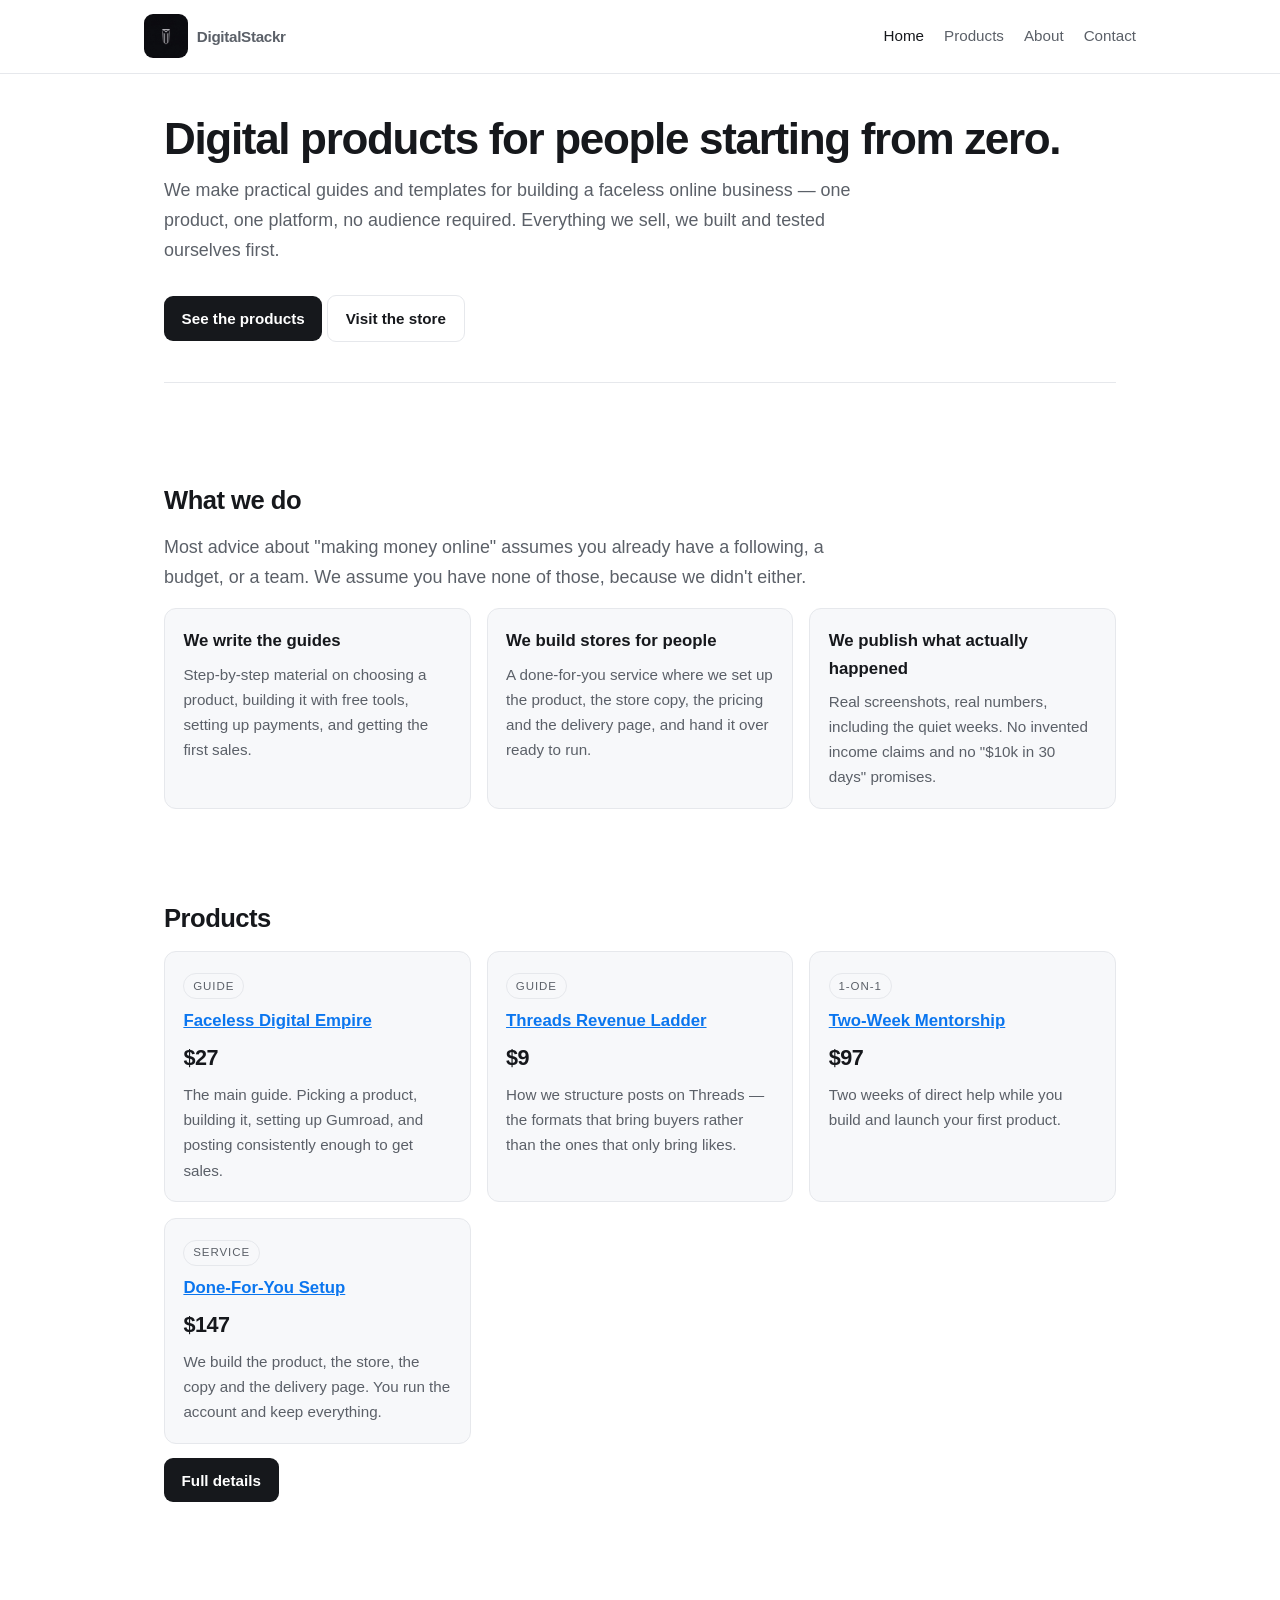
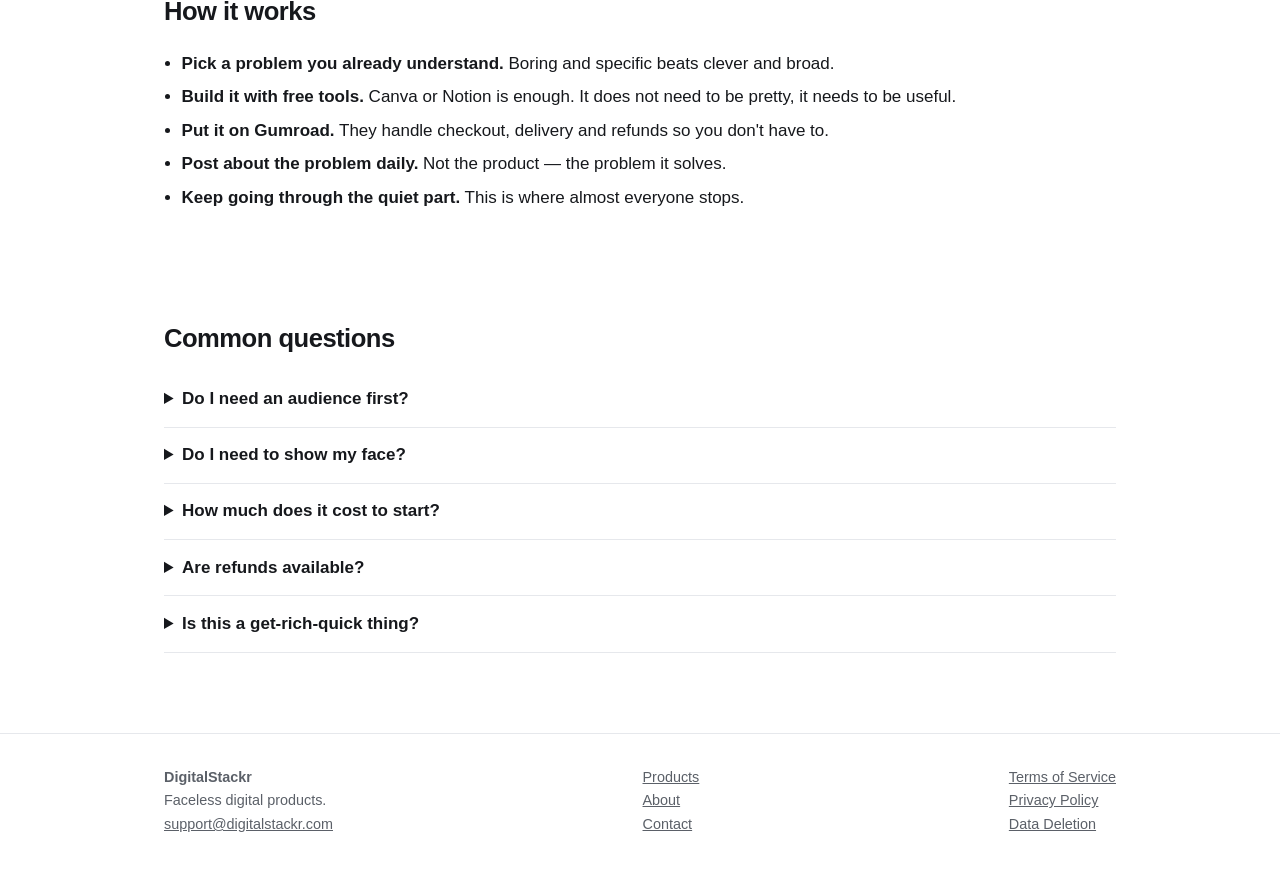
<file: index.html>
<!doctype html>
<html lang="en">
<head>
<meta charset="utf-8">
<meta name="viewport" content="width=device-width,initial-scale=1">
<title>DigitalStackr — Digital products for people starting from zero</title>
<meta name="description" content="DigitalStackr makes practical guides and templates for building a faceless digital product business. Built and run from a phone.">
<link rel="stylesheet" href="/style.css">
<link rel="icon" type="image/jpeg" href="/favicon.jpeg">
<link rel="apple-touch-icon" href="/favicon.jpeg">
<meta property="og:image" content="https://digitalstackr.com/favicon.jpeg">
</head>
<body>
<header>
  <div class="wrap nav">
    <a class="brand" href="/"><img src="/favicon.jpeg" alt="DigitalStackr logo" class="brand-mark" width="44" height="44"><span>DigitalStackr</span></a>
    <nav><ul>
      <li><a href="/" aria-current="page">Home</a></li>
      <li><a href="/products.html">Products</a></li>
      <li><a href="/about.html">About</a></li>
      <li><a href="/contact.html">Contact</a></li>
    </ul></nav>
  </div>
</header>

<main class="wrap">

  <h1>Digital products for people starting from zero.</h1>
  <p class="lead">
    We make practical guides and templates for building a faceless online business —
    one product, one platform, no audience required. Everything we sell, we built and
    tested ourselves first.
  </p>
  <a class="btn" href="/products.html">See the products</a>
  <a class="btn secondary" href="https://digitalstackr.gumroad.com">Visit the store</a>

  <hr>

  <section>
    <h2>What we do</h2>
    <p class="lead">
      Most advice about "making money online" assumes you already have a following, a
      budget, or a team. We assume you have none of those, because we didn't either.
    </p>
    <div class="grid">
      <div class="card">
        <h3>We write the guides</h3>
        <p>Step-by-step material on choosing a product, building it with free tools,
           setting up payments, and getting the first sales.</p>
      </div>
      <div class="card">
        <h3>We build stores for people</h3>
        <p>A done-for-you service where we set up the product, the store copy, the
           pricing and the delivery page, and hand it over ready to run.</p>
      </div>
      <div class="card">
        <h3>We publish what actually happened</h3>
        <p>Real screenshots, real numbers, including the quiet weeks. No invented
           income claims and no "$10k in 30 days" promises.</p>
      </div>
    </div>
  </section>

  <section>
    <h2>Products</h2>
    <div class="grid">
      <div class="card">
        <span class="tag">Guide</span>
        <h3><a href="https://digitalstackr.gumroad.com/l/faceless-digital-empire">Faceless Digital Empire</a></h3>
        <div class="price">$27</div>
        <p>The main guide. Picking a product, building it, setting up Gumroad, and
           posting consistently enough to get sales.</p>
      </div>
      <div class="card">
        <span class="tag">Guide</span>
        <h3><a href="https://digitalstackr.gumroad.com/l/threads-hunter-blueprint">Threads Revenue Ladder</a></h3>
        <div class="price">$9</div>
        <p>How we structure posts on Threads — the formats that bring buyers rather
           than the ones that only bring likes.</p>
      </div>
      <div class="card">
        <span class="tag">1-on-1</span>
        <h3><a href="https://digitalstackr.gumroad.com/l/mentorship">Two-Week Mentorship</a></h3>
        <div class="price">$97</div>
        <p>Two weeks of direct help while you build and launch your first product.</p>
      </div>
      <div class="card">
        <span class="tag">Service</span>
        <h3><a href="https://digitalstackr.gumroad.com/l/doneforyou-business">Done-For-You Setup</a></h3>
        <div class="price">$147</div>
        <p>We build the product, the store, the copy and the delivery page. You run
           the account and keep everything.</p>
      </div>
    </div>
    <a class="btn" href="/products.html">Full details</a>
  </section>

  <section>
    <h2>How it works</h2>
    <ul class="plain">
      <li><strong>Pick a problem you already understand.</strong> Boring and specific beats clever and broad.</li>
      <li><strong>Build it with free tools.</strong> Canva or Notion is enough. It does not need to be pretty, it needs to be useful.</li>
      <li><strong>Put it on Gumroad.</strong> They handle checkout, delivery and refunds so you don't have to.</li>
      <li><strong>Post about the problem daily.</strong> Not the product — the problem it solves.</li>
      <li><strong>Keep going through the quiet part.</strong> This is where almost everyone stops.</li>
    </ul>
  </section>

  <section>
    <h2>Common questions</h2>
    <details>
      <summary>Do I need an audience first?</summary>
      <p>No. Most of our own sales come from people who saw a single post, looked at
         the profile, and bought within about ten minutes. They never followed first.</p>
    </details>
    <details>
      <summary>Do I need to show my face?</summary>
      <p>No. Everything we do is faceless. People buy the outcome, not the person —
         they just need to believe you have actually done the thing.</p>
    </details>
    <details>
      <summary>How much does it cost to start?</summary>
      <p>Nothing beyond the guide itself. Canva, Gumroad, Beacons and Threads all have
         free tiers that are enough to launch.</p>
    </details>
    <details>
      <summary>Are refunds available?</summary>
      <p>Yes. Everything is sold through Gumroad, which handles payment and refunds
         directly. Use the refund option on your receipt email.</p>
    </details>
    <details>
      <summary>Is this a get-rich-quick thing?</summary>
      <p>No, and we would rather say so plainly. It is a product, an audience you
         build slowly, and a lot of repetition. Most weeks are quiet.</p>
    </details>
  </section>

</main>

<footer>
  <div class="wrap cols">
    <div>
      <strong>DigitalStackr</strong><br>
      Faceless digital products.<br>
      <a href="mailto:support@digitalstackr.com">support@digitalstackr.com</a>
    </div>
    <div>
      <a href="/products.html">Products</a><br>
      <a href="/about.html">About</a><br>
      <a href="/contact.html">Contact</a>
    </div>
    <div>
      <a href="/terms.html">Terms of Service</a><br>
      <a href="/privacy.html">Privacy Policy</a><br>
      <a href="/data-deletion.html">Data Deletion</a>
    </div>
  </div>
</footer>
</body>
</html>
</file>
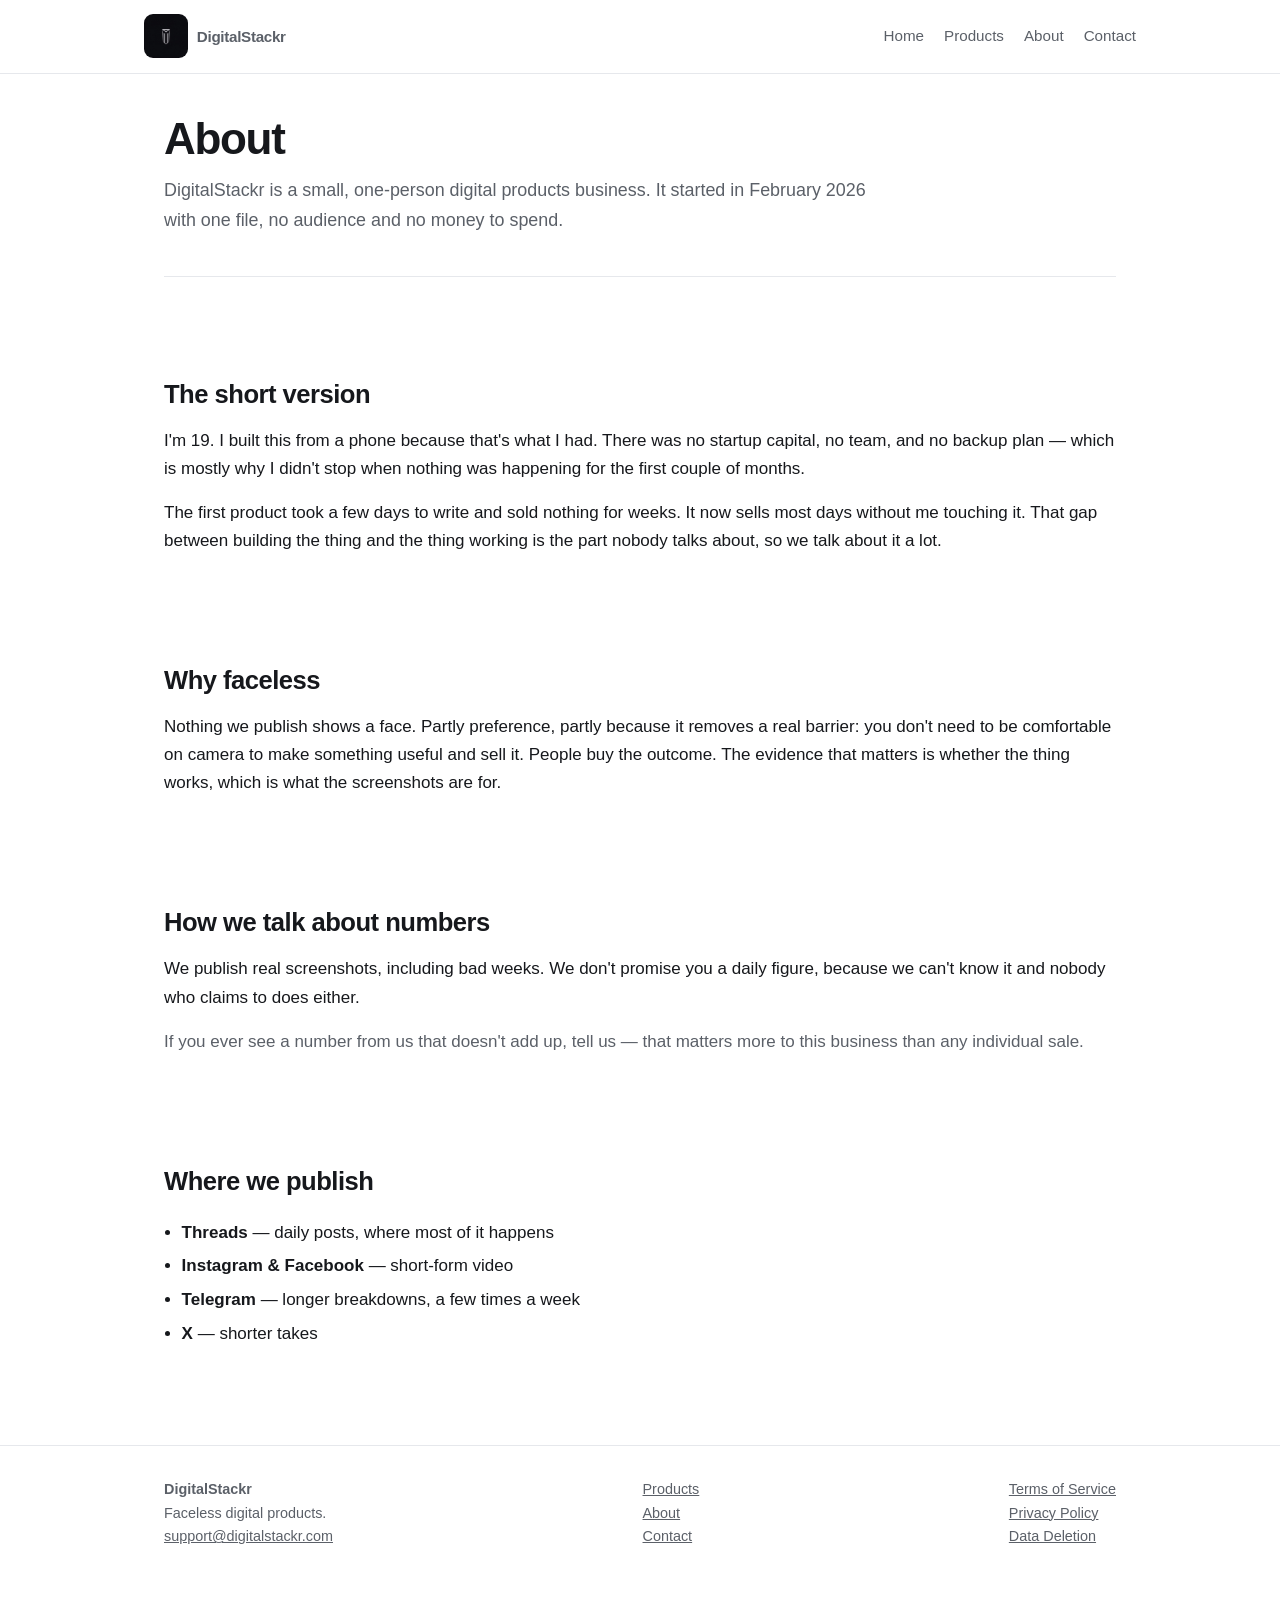
<file: about.html>
<!doctype html>
<html lang="en">
<head>
<meta charset="utf-8">
<meta name="viewport" content="width=device-width,initial-scale=1">
<title>About — DigitalStackr</title>
<meta name="description" content="Who runs DigitalStackr and how it started.">
<link rel="stylesheet" href="/style.css">
<link rel="icon" type="image/jpeg" href="/favicon.jpeg">
<link rel="apple-touch-icon" href="/favicon.jpeg">
<meta property="og:image" content="https://digitalstackr.com/favicon.jpeg">
</head>
<body>
<header>
  <div class="wrap nav">
    <a class="brand" href="/"><img src="/favicon.jpeg" alt="DigitalStackr logo" class="brand-mark" width="44" height="44"><span>DigitalStackr</span></a>
    <nav><ul>
      <li><a href="/">Home</a></li>
      <li><a href="/products.html">Products</a></li>
      <li><a href="/about.html">About</a></li>
      <li><a href="/contact.html">Contact</a></li>
    </ul></nav>
  </div>
</header>
<main class="wrap">
  <h1>About</h1>
  <p class="lead">
    DigitalStackr is a small, one-person digital products business. It started in
    February 2026 with one file, no audience and no money to spend.
  </p>

  <hr>

  <section>
    <h2>The short version</h2>
    <p>
      I'm 19. I built this from a phone because that's what I had. There was no
      startup capital, no team, and no backup plan — which is mostly why I didn't
      stop when nothing was happening for the first couple of months.
    </p>
    <p>
      The first product took a few days to write and sold nothing for weeks. It now
      sells most days without me touching it. That gap between building the thing and
      the thing working is the part nobody talks about, so we talk about it a lot.
    </p>
  </section>

  <section>
    <h2>Why faceless</h2>
    <p>
      Nothing we publish shows a face. Partly preference, partly because it removes a
      real barrier: you don't need to be comfortable on camera to make something
      useful and sell it. People buy the outcome. The evidence that matters is whether
      the thing works, which is what the screenshots are for.
    </p>
  </section>

  <section>
    <h2>How we talk about numbers</h2>
    <p>
      We publish real screenshots, including bad weeks. We don't promise you a daily
      figure, because we can't know it and nobody who claims to does either.
    </p>
    <p class="muted">
      If you ever see a number from us that doesn't add up, tell us — that matters
      more to this business than any individual sale.
    </p>
  </section>

  <section>
    <h2>Where we publish</h2>
    <ul class="plain">
      <li><strong>Threads</strong> — daily posts, where most of it happens</li>
      <li><strong>Instagram &amp; Facebook</strong> — short-form video</li>
      <li><strong>Telegram</strong> — longer breakdowns, a few times a week</li>
      <li><strong>X</strong> — shorter takes</li>
    </ul>
  </section>
</main>
<footer>
  <div class="wrap cols">
    <div>
      <strong>DigitalStackr</strong><br>
      Faceless digital products.<br>
      <a href="mailto:support@digitalstackr.com">support@digitalstackr.com</a>
    </div>
    <div>
      <a href="/products.html">Products</a><br>
      <a href="/about.html">About</a><br>
      <a href="/contact.html">Contact</a>
    </div>
    <div>
      <a href="/terms.html">Terms of Service</a><br>
      <a href="/privacy.html">Privacy Policy</a><br>
      <a href="/data-deletion.html">Data Deletion</a>
    </div>
  </div>
</footer>
</body>
</html>
</file>
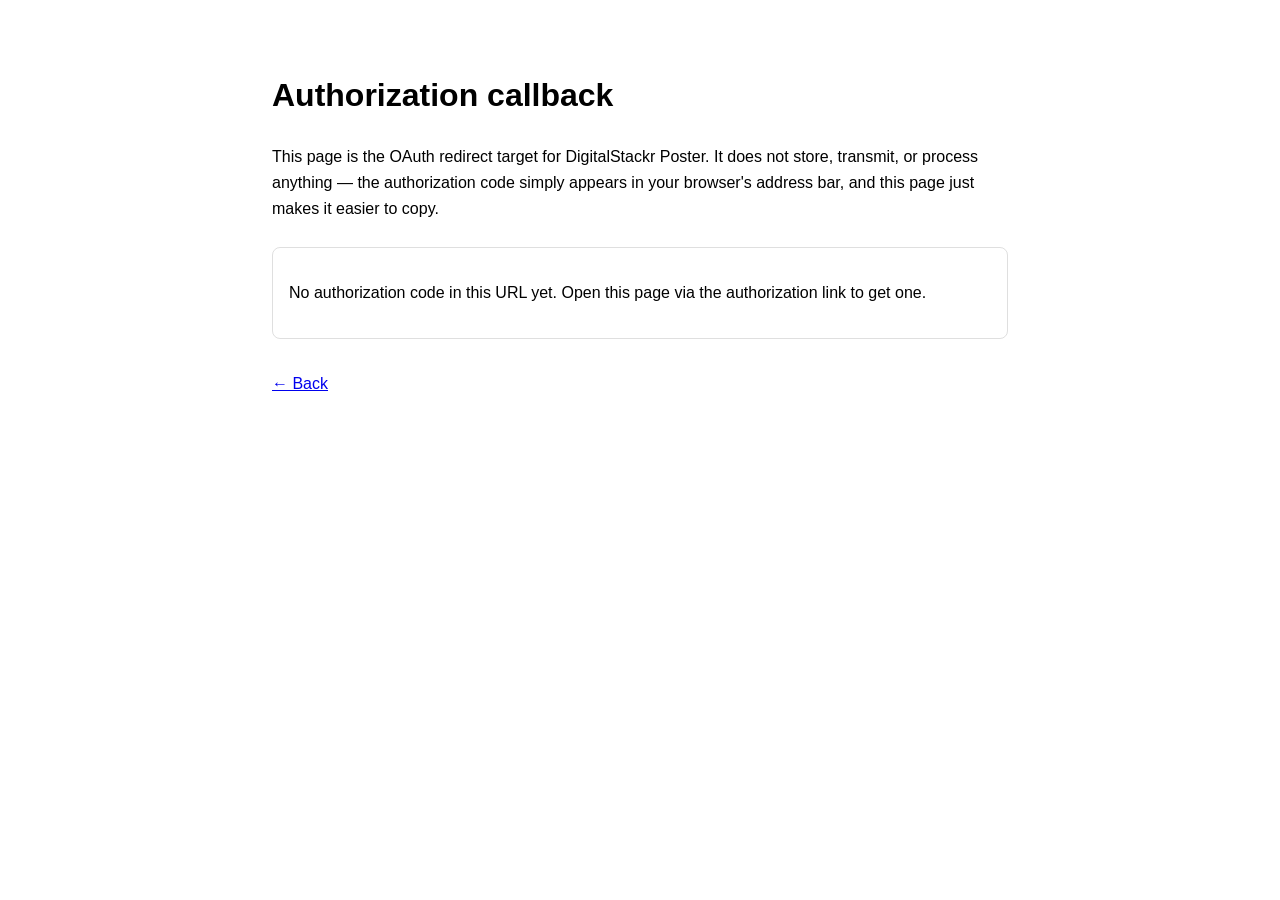
<file: callback.html>
<!doctype html>
<html lang="en">
<head>
<meta charset="utf-8">
<meta name="viewport" content="width=device-width,initial-scale=1">
<title>Authorization callback — DigitalStackr Poster</title>
<style>
  :root { color-scheme: light dark; }
  body { font-family: -apple-system, BlinkMacSystemFont, "Segoe UI", Roboto, sans-serif;
         max-width: 46rem; margin: 0 auto; padding: 3rem 1.25rem; line-height: 1.65; }
  code { background: #8882; padding: .15rem .35rem; border-radius: 4px; word-break: break-all; }
  #box { margin-top: 1.5rem; padding: 1rem; border: 1px solid #8884; border-radius: 8px; }
  button { font: inherit; padding: .5rem .9rem; border-radius: 6px; cursor: pointer; }
  .ok { color: #12813f; font-weight: 600; }
  .warn { color: #b23c17; font-weight: 600; }
</style>
<link rel="icon" type="image/jpeg" href="/favicon.jpeg">
<link rel="apple-touch-icon" href="/favicon.jpeg">
<meta property="og:image" content="https://digitalstackr.com/favicon.jpeg">
</head>
<body>
  <h1>Authorization callback</h1>
  <p>
    This page is the OAuth redirect target for DigitalStackr Poster. It does not store,
    transmit, or process anything &mdash; the authorization code simply appears in your
    browser's address bar, and this page just makes it easier to copy.
  </p>

  <div id="box">
    <div id="out">Reading the address bar&hellip;</div>
  </div>

  <script>
    (function () {
      var p = new URLSearchParams(window.location.search);
      var code = p.get("code");
      var err = p.get("error") || p.get("error_description");
      var out = document.getElementById("out");

      if (err) {
        out.innerHTML = '<p class="warn">Authorization failed</p><p><code>' +
          String(err).replace(/[<>&]/g, "") + "</code></p>";
        return;
      }
      if (!code) {
        out.innerHTML = "<p>No authorization code in this URL yet. " +
          "Open this page via the authorization link to get one.</p>";
        return;
      }
      out.innerHTML = '<p class="ok">Authorization code received</p>' +
        "<p><code id=\"c\">" + code.replace(/[<>&]/g, "") + "</code></p>" +
        '<p><button id="b">Copy code</button></p>' +
        "<p>Copy this value and paste it back into your setup chat.</p>";
      document.getElementById("b").onclick = function () {
        navigator.clipboard.writeText(code).then(function () {
          document.getElementById("b").textContent = "Copied";
        });
      };
    })();
  </script>

  <p style="margin-top:2rem"><a href="./">&larr; Back</a></p>
</body>
</html>
</file>
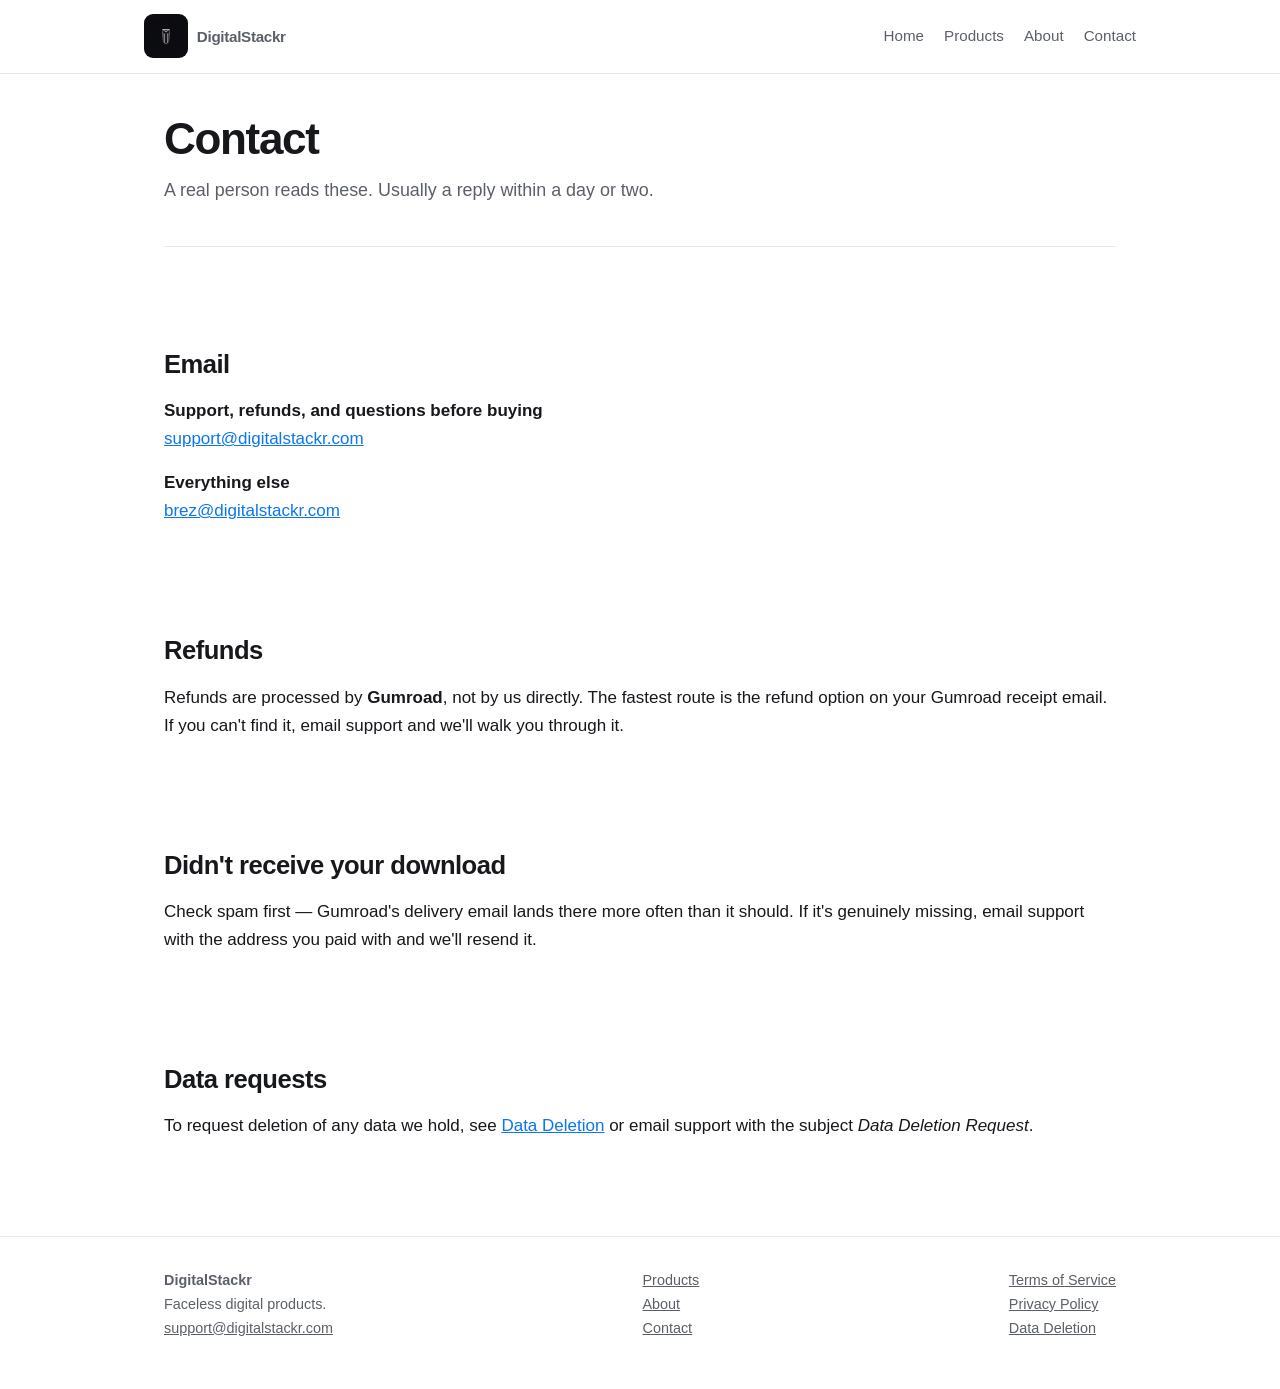
<file: contact.html>
<!doctype html>
<html lang="en">
<head>
<meta charset="utf-8">
<meta name="viewport" content="width=device-width,initial-scale=1">
<title>Contact — DigitalStackr</title>
<meta name="description" content="Get in touch with DigitalStackr — support, refunds, and questions before buying.">
<link rel="stylesheet" href="/style.css">
<link rel="icon" type="image/jpeg" href="/favicon.jpeg">
<link rel="apple-touch-icon" href="/favicon.jpeg">
<meta property="og:image" content="https://digitalstackr.com/favicon.jpeg">
</head>
<body>
<header>
  <div class="wrap nav">
    <a class="brand" href="/"><img src="/favicon.jpeg" alt="DigitalStackr logo" class="brand-mark" width="44" height="44"><span>DigitalStackr</span></a>
    <nav><ul>
      <li><a href="/">Home</a></li>
      <li><a href="/products.html">Products</a></li>
      <li><a href="/about.html">About</a></li>
      <li><a href="/contact.html">Contact</a></li>
    </ul></nav>
  </div>
</header>
<main class="wrap">
  <h1>Contact</h1>
  <p class="lead">A real person reads these. Usually a reply within a day or two.</p>

  <hr>

  <section>
    <h2>Email</h2>
    <p>
      <strong>Support, refunds, and questions before buying</strong><br>
      <a href="mailto:support@digitalstackr.com">support@digitalstackr.com</a>
    </p>
    <p>
      <strong>Everything else</strong><br>
      <a href="mailto:brez@digitalstackr.com">brez@digitalstackr.com</a>
    </p>
  </section>

  <section>
    <h2>Refunds</h2>
    <p>
      Refunds are processed by <strong>Gumroad</strong>, not by us directly. The fastest
      route is the refund option on your Gumroad receipt email. If you can't find it,
      email support and we'll walk you through it.
    </p>
  </section>

  <section>
    <h2>Didn't receive your download</h2>
    <p>
      Check spam first — Gumroad's delivery email lands there more often than it should.
      If it's genuinely missing, email support with the address you paid with and we'll
      resend it.
    </p>
  </section>

  <section>
    <h2>Data requests</h2>
    <p>
      To request deletion of any data we hold, see
      <a href="/data-deletion.html">Data Deletion</a> or email support with the subject
      <em>Data Deletion Request</em>.
    </p>
  </section>
</main>
<footer>
  <div class="wrap cols">
    <div>
      <strong>DigitalStackr</strong><br>
      Faceless digital products.<br>
      <a href="mailto:support@digitalstackr.com">support@digitalstackr.com</a>
    </div>
    <div>
      <a href="/products.html">Products</a><br>
      <a href="/about.html">About</a><br>
      <a href="/contact.html">Contact</a>
    </div>
    <div>
      <a href="/terms.html">Terms of Service</a><br>
      <a href="/privacy.html">Privacy Policy</a><br>
      <a href="/data-deletion.html">Data Deletion</a>
    </div>
  </div>
</footer>
</body>
</html>
</file>
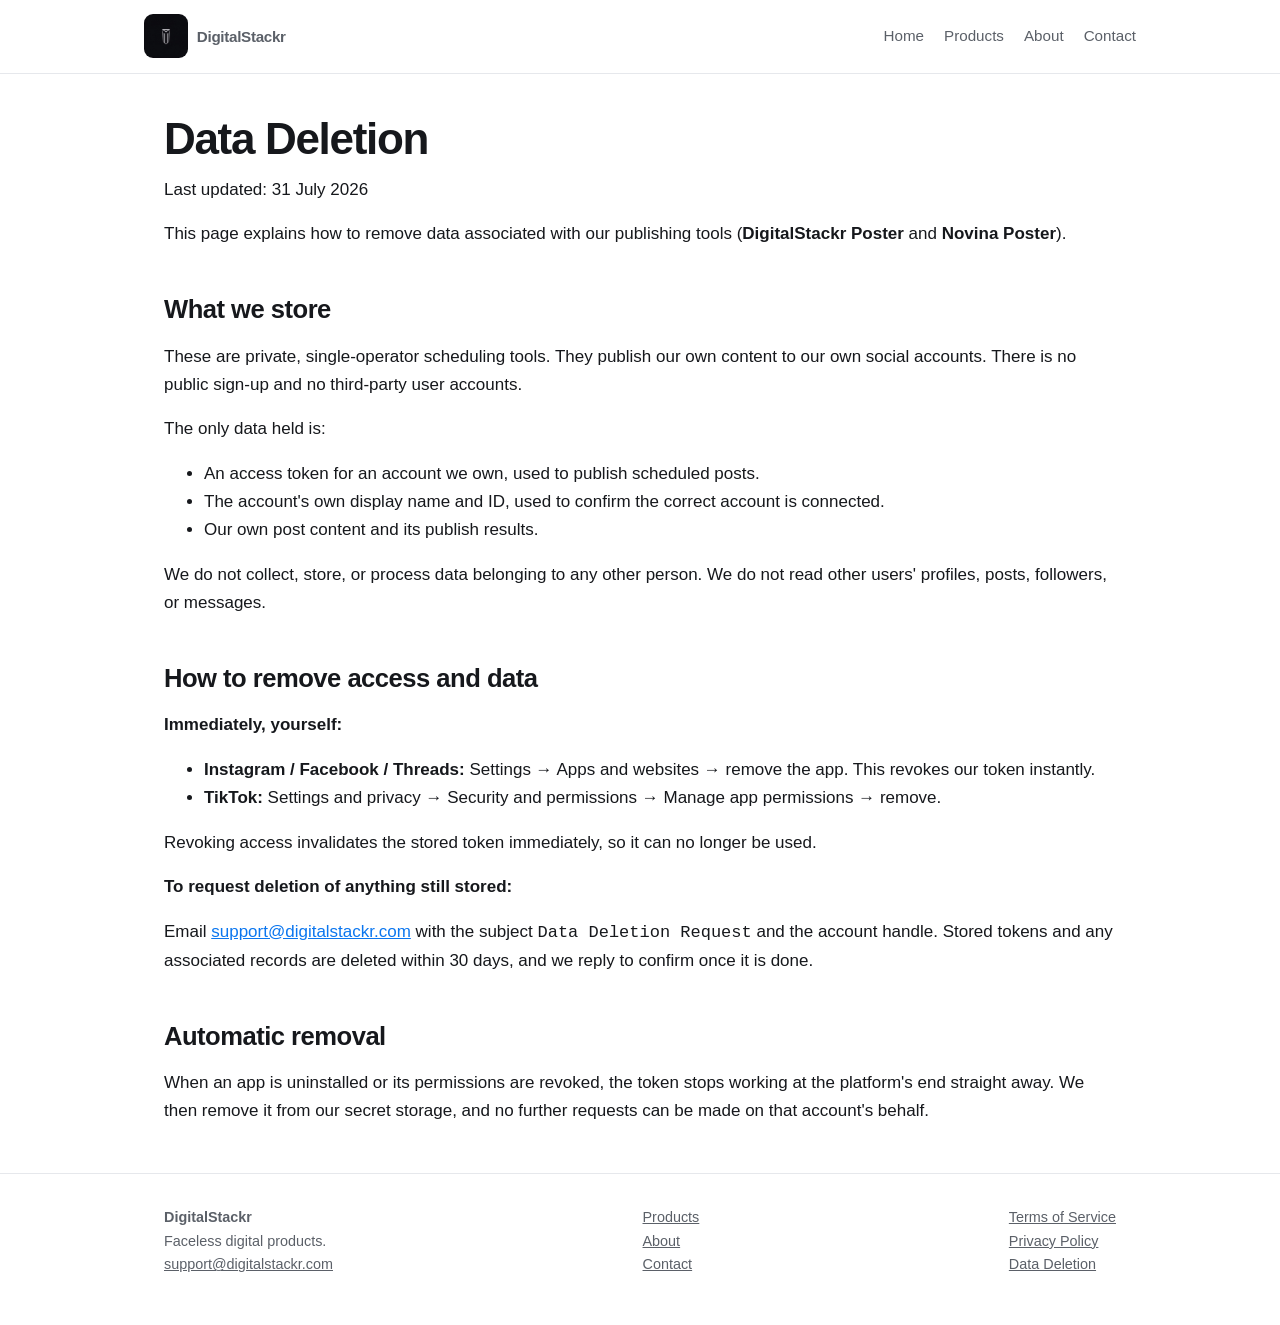
<file: data-deletion.html>
<!doctype html>
<html lang="en">
<head>
<meta charset="utf-8">
<meta name="viewport" content="width=device-width,initial-scale=1">
<title>Data Deletion — DigitalStackr</title>
<link rel="stylesheet" href="/style.css">
<link rel="icon" type="image/jpeg" href="/favicon.jpeg">
<link rel="apple-touch-icon" href="/favicon.jpeg">
<meta property="og:image" content="https://digitalstackr.com/favicon.jpeg">
</head>
<body>
<header>
  <div class="wrap nav">
    <a class="brand" href="/"><img src="/favicon.jpeg" alt="DigitalStackr logo" class="brand-mark" width="44" height="44"><span>DigitalStackr</span></a>
    <nav><ul>
      <li><a href="/">Home</a></li>
      <li><a href="/products.html">Products</a></li>
      <li><a href="/about.html">About</a></li>
      <li><a href="/contact.html">Contact</a></li>
    </ul></nav>
  </div>
</header>
<main class="wrap">
  <h1>Data Deletion</h1>
  <p class="updated">Last updated: 31 July 2026</p>

  <p>
    This page explains how to remove data associated with our publishing tools
    (<strong>DigitalStackr Poster</strong> and <strong>Novina Poster</strong>).
  </p>

  <h2>What we store</h2>
  <p>
    These are private, single-operator scheduling tools. They publish our own
    content to our own social accounts. There is no public sign-up and no
    third-party user accounts.
  </p>
  <p>The only data held is:</p>
  <ul>
    <li>An access token for an account we own, used to publish scheduled posts.</li>
    <li>The account's own display name and ID, used to confirm the correct
        account is connected.</li>
    <li>Our own post content and its publish results.</li>
  </ul>
  <p>
    We do not collect, store, or process data belonging to any other person. We
    do not read other users' profiles, posts, followers, or messages.
  </p>

  <h2>How to remove access and data</h2>
  <p><strong>Immediately, yourself:</strong></p>
  <ul>
    <li><strong>Instagram / Facebook / Threads:</strong> Settings &rarr; Apps and
      websites &rarr; remove the app. This revokes our token instantly.</li>
    <li><strong>TikTok:</strong> Settings and privacy &rarr; Security and
      permissions &rarr; Manage app permissions &rarr; remove.</li>
  </ul>
  <p>
    Revoking access invalidates the stored token immediately, so it can no longer
    be used.
  </p>

  <p><strong>To request deletion of anything still stored:</strong></p>
  <p>
    Email <a href="mailto:support@digitalstackr.com">support@digitalstackr.com</a>
    with the subject <code>Data Deletion Request</code> and the account handle.
    Stored tokens and any associated records are deleted within 30 days, and we
    reply to confirm once it is done.
  </p>

  <h2>Automatic removal</h2>
  <p>
    When an app is uninstalled or its permissions are revoked, the token stops
    working at the platform's end straight away. We then remove it from our
    secret storage, and no further requests can be made on that account's behalf.
  </p>

  
</main>
<footer>
  <div class="wrap cols">
    <div>
      <strong>DigitalStackr</strong><br>
      Faceless digital products.<br>
      <a href="mailto:support@digitalstackr.com">support@digitalstackr.com</a>
    </div>
    <div>
      <a href="/products.html">Products</a><br>
      <a href="/about.html">About</a><br>
      <a href="/contact.html">Contact</a>
    </div>
    <div>
      <a href="/terms.html">Terms of Service</a><br>
      <a href="/privacy.html">Privacy Policy</a><br>
      <a href="/data-deletion.html">Data Deletion</a>
    </div>
  </div>
</footer>
</body>
</html>
</file>
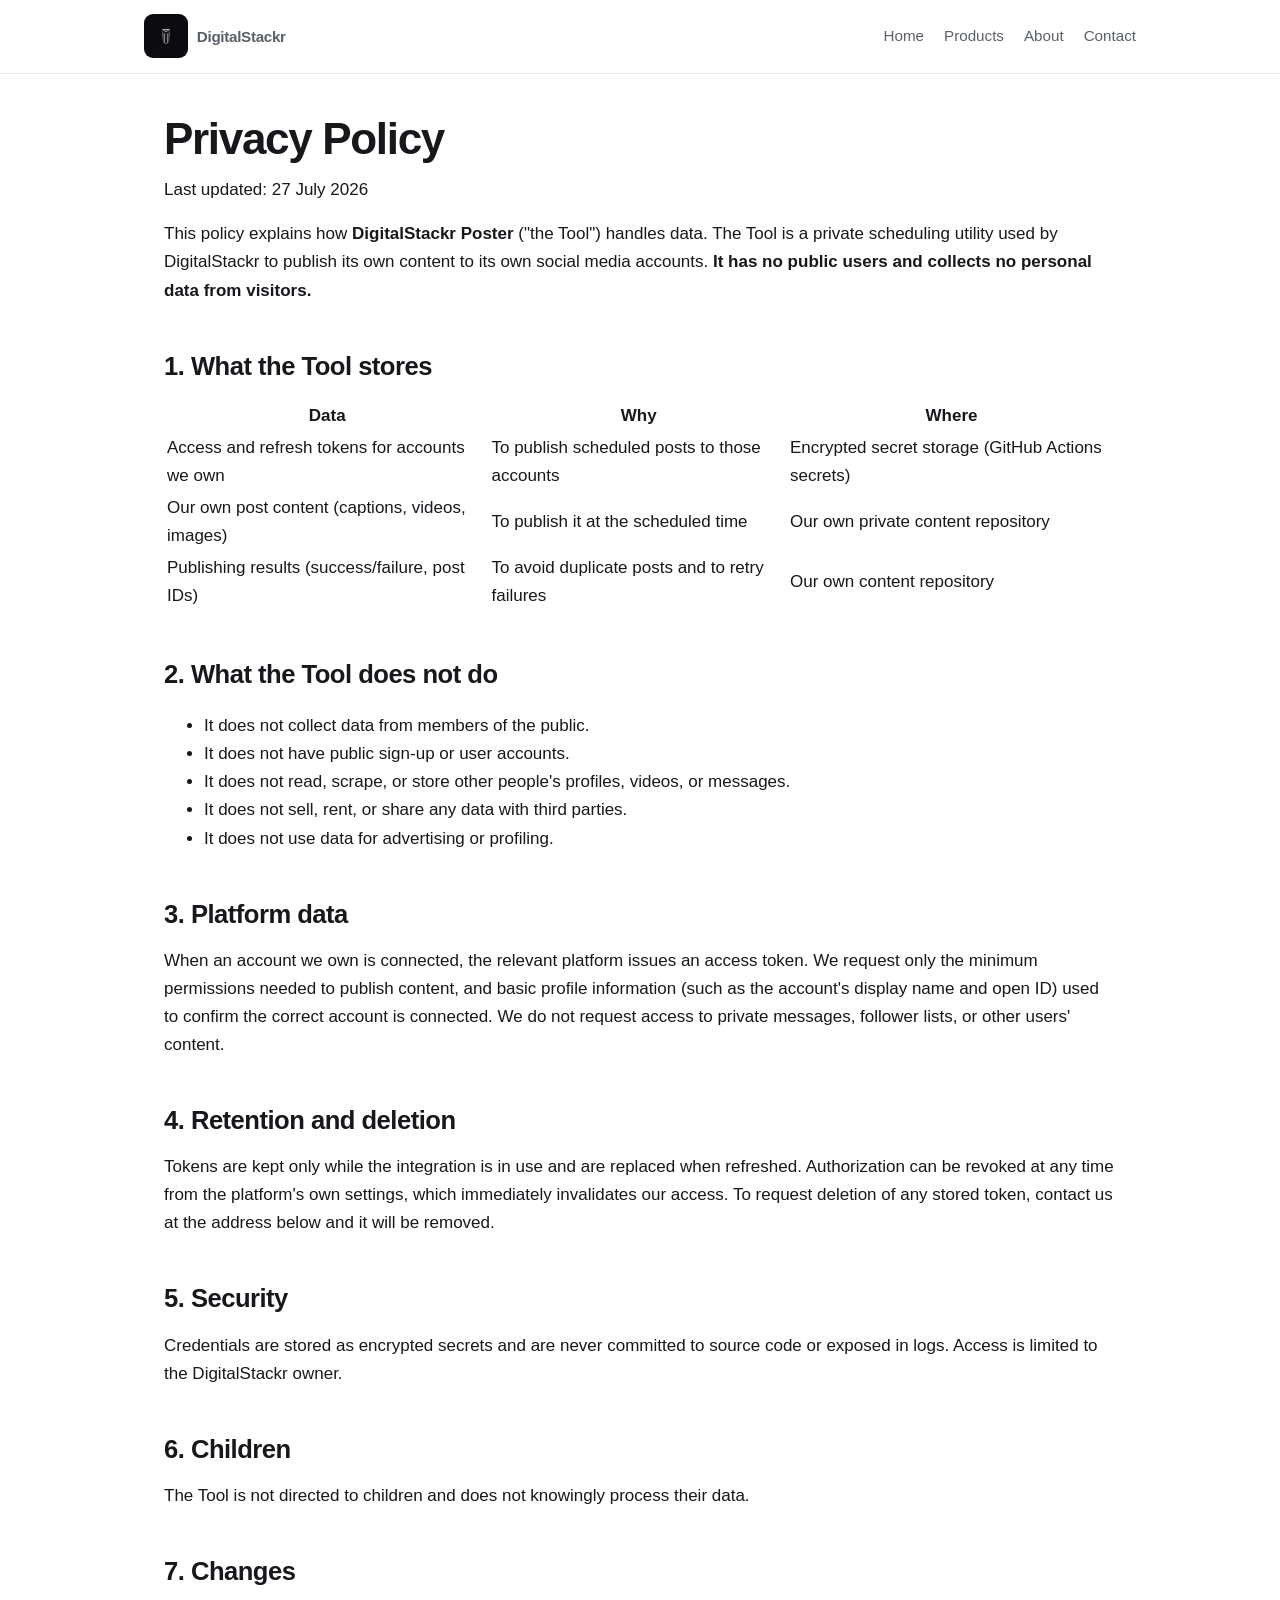
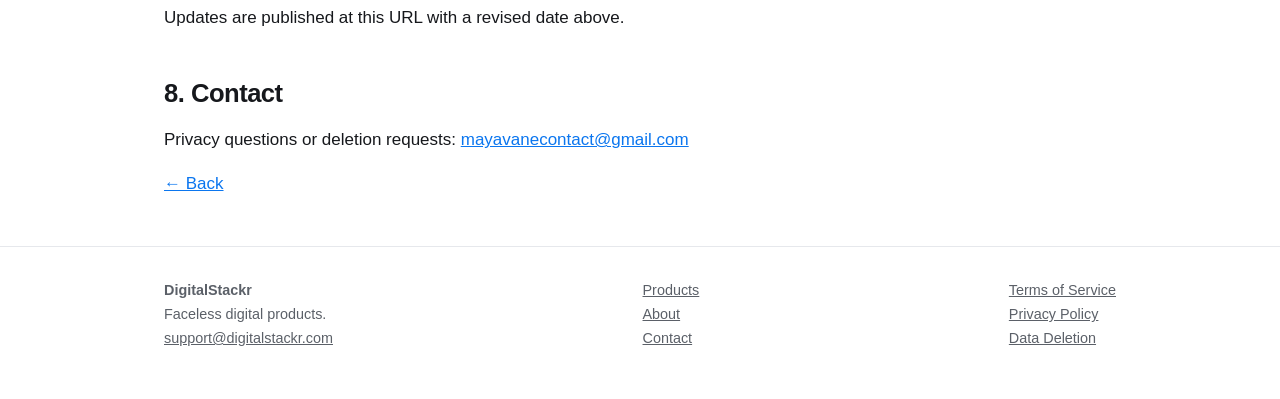
<file: privacy.html>
<!doctype html>
<html lang="en">
<head>
<meta charset="utf-8">
<meta name="viewport" content="width=device-width,initial-scale=1">
<title>Privacy Policy — DigitalStackr Poster</title>
<link rel="stylesheet" href="/style.css">
<link rel="icon" type="image/jpeg" href="/favicon.jpeg">
<link rel="apple-touch-icon" href="/favicon.jpeg">
<meta property="og:image" content="https://digitalstackr.com/favicon.jpeg">
</head>
<body>
<header>
  <div class="wrap nav">
    <a class="brand" href="/"><img src="/favicon.jpeg" alt="DigitalStackr logo" class="brand-mark" width="44" height="44"><span>DigitalStackr</span></a>
    <nav><ul>
      <li><a href="/">Home</a></li>
      <li><a href="/products.html">Products</a></li>
      <li><a href="/about.html">About</a></li>
      <li><a href="/contact.html">Contact</a></li>
    </ul></nav>
  </div>
</header>
<main class="wrap">
  <h1>Privacy Policy</h1>
  <p class="updated">Last updated: 27 July 2026</p>

  <p>
    This policy explains how <strong>DigitalStackr Poster</strong> ("the Tool") handles data.
    The Tool is a private scheduling utility used by DigitalStackr to publish its own content
    to its own social media accounts. <strong>It has no public users and collects no personal
    data from visitors.</strong>
  </p>

  <h2>1. What the Tool stores</h2>
  <table>
    <tr><th>Data</th><th>Why</th><th>Where</th></tr>
    <tr>
      <td>Access and refresh tokens for accounts we own</td>
      <td>To publish scheduled posts to those accounts</td>
      <td>Encrypted secret storage (GitHub Actions secrets)</td>
    </tr>
    <tr>
      <td>Our own post content (captions, videos, images)</td>
      <td>To publish it at the scheduled time</td>
      <td>Our own private content repository</td>
    </tr>
    <tr>
      <td>Publishing results (success/failure, post IDs)</td>
      <td>To avoid duplicate posts and to retry failures</td>
      <td>Our own content repository</td>
    </tr>
  </table>

  <h2>2. What the Tool does not do</h2>
  <ul>
    <li>It does not collect data from members of the public.</li>
    <li>It does not have public sign-up or user accounts.</li>
    <li>It does not read, scrape, or store other people's profiles, videos, or messages.</li>
    <li>It does not sell, rent, or share any data with third parties.</li>
    <li>It does not use data for advertising or profiling.</li>
  </ul>

  <h2>3. Platform data</h2>
  <p>
    When an account we own is connected, the relevant platform issues an access token.
    We request only the minimum permissions needed to publish content, and basic profile
    information (such as the account's display name and open ID) used to confirm the
    correct account is connected. We do not request access to private messages, follower
    lists, or other users' content.
  </p>

  <h2>4. Retention and deletion</h2>
  <p>
    Tokens are kept only while the integration is in use and are replaced when refreshed.
    Authorization can be revoked at any time from the platform's own settings, which
    immediately invalidates our access. To request deletion of any stored token, contact us
    at the address below and it will be removed.
  </p>

  <h2>5. Security</h2>
  <p>
    Credentials are stored as encrypted secrets and are never committed to source code or
    exposed in logs. Access is limited to the DigitalStackr owner.
  </p>

  <h2>6. Children</h2>
  <p>The Tool is not directed to children and does not knowingly process their data.</p>

  <h2>7. Changes</h2>
  <p>Updates are published at this URL with a revised date above.</p>

  <h2>8. Contact</h2>
  <p>
    Privacy questions or deletion requests:
    <a href="mailto:mayavanecontact@gmail.com">mayavanecontact@gmail.com</a>
  </p>

  <p><a href="./">&larr; Back</a></p>
</main>
<footer>
  <div class="wrap cols">
    <div>
      <strong>DigitalStackr</strong><br>
      Faceless digital products.<br>
      <a href="mailto:support@digitalstackr.com">support@digitalstackr.com</a>
    </div>
    <div>
      <a href="/products.html">Products</a><br>
      <a href="/about.html">About</a><br>
      <a href="/contact.html">Contact</a>
    </div>
    <div>
      <a href="/terms.html">Terms of Service</a><br>
      <a href="/privacy.html">Privacy Policy</a><br>
      <a href="/data-deletion.html">Data Deletion</a>
    </div>
  </div>
</footer>
</body>
</html>
</file>
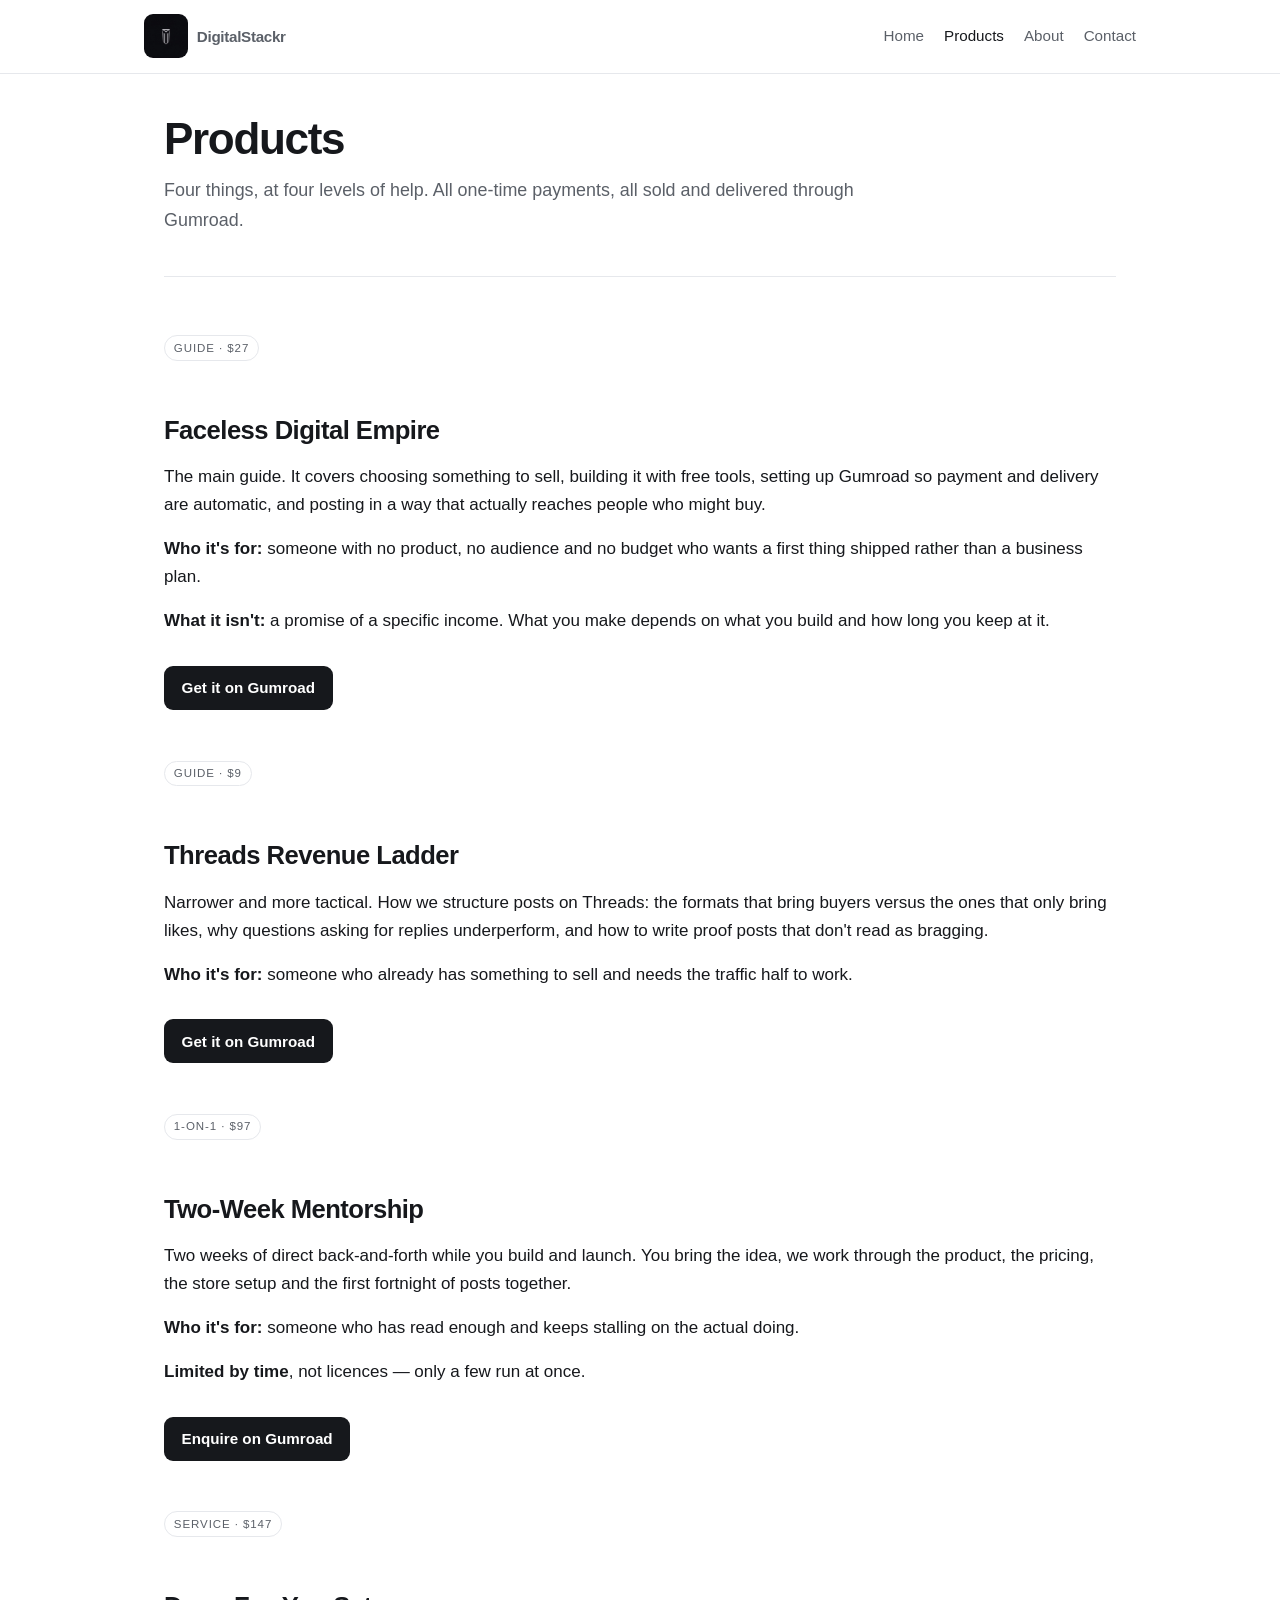
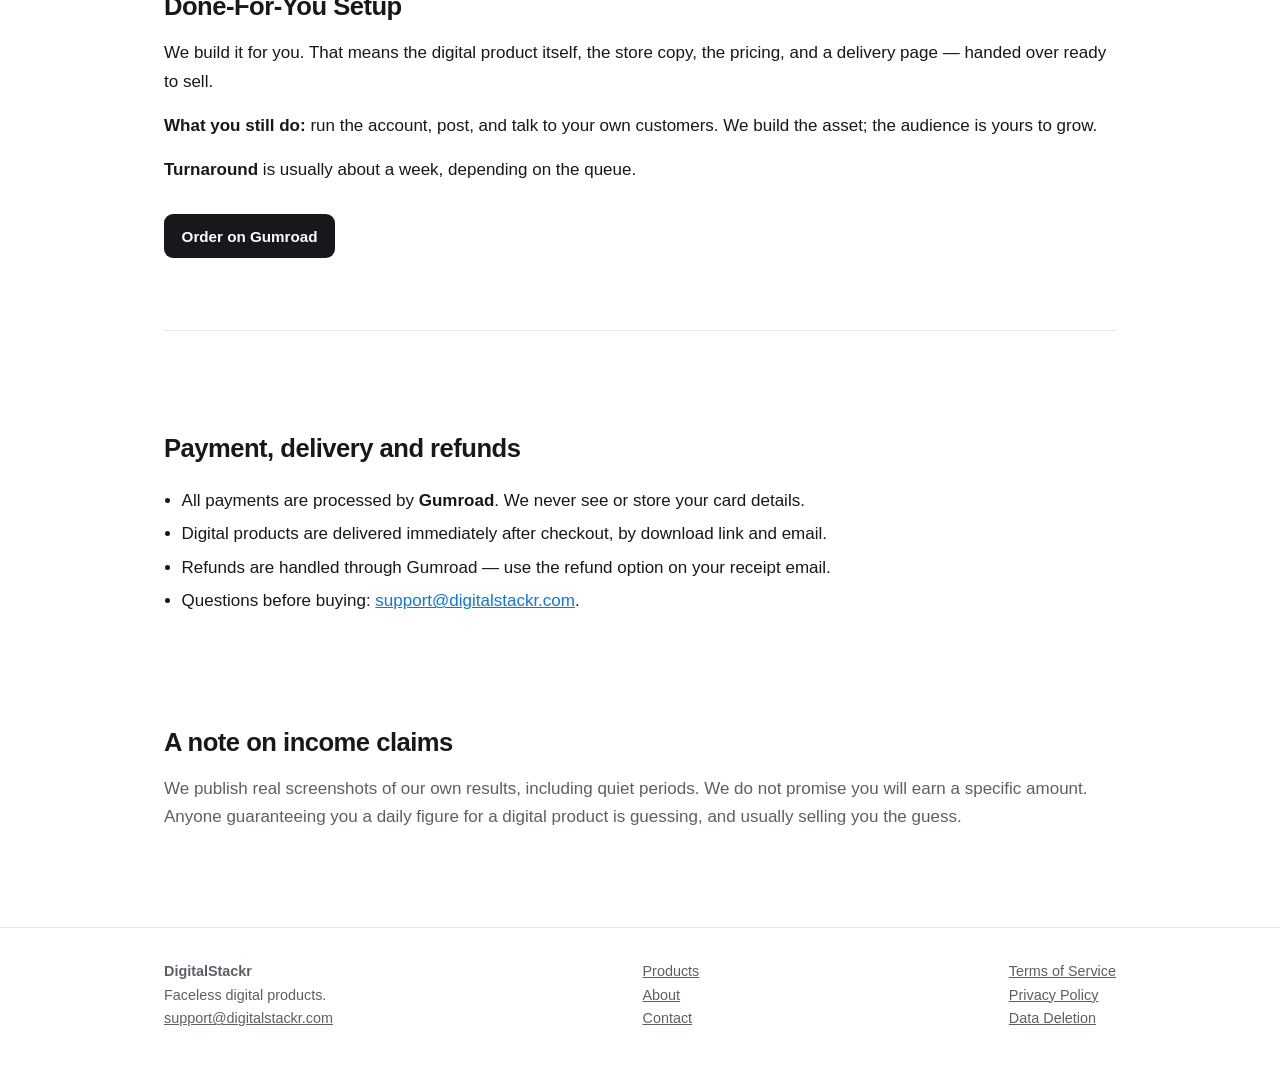
<file: products.html>
<!doctype html>
<html lang="en">
<head>
<meta charset="utf-8">
<meta name="viewport" content="width=device-width,initial-scale=1">
<title>Products — DigitalStackr</title>
<meta name="description" content="Guides, mentorship and a done-for-you setup service for building a faceless digital product business.">
<link rel="stylesheet" href="/style.css">
<link rel="icon" type="image/jpeg" href="/favicon.jpeg">
<link rel="apple-touch-icon" href="/favicon.jpeg">
<meta property="og:image" content="https://digitalstackr.com/favicon.jpeg">
</head>
<body>
<header>
  <div class="wrap nav">
    <a class="brand" href="/"><img src="/favicon.jpeg" alt="DigitalStackr logo" class="brand-mark" width="44" height="44"><span>DigitalStackr</span></a>
    <nav><ul>
      <li><a href="/">Home</a></li>
      <li><a href="/products.html" aria-current="page">Products</a></li>
      <li><a href="/about.html">About</a></li>
      <li><a href="/contact.html">Contact</a></li>
    </ul></nav>
  </div>
</header>

<main class="wrap">
  <h1>Products</h1>
  <p class="lead">
    Four things, at four levels of help. All one-time payments, all sold and delivered
    through Gumroad.
  </p>

  <hr>

  <section>
    <span class="tag">Guide · $27</span>
    <h2>Faceless Digital Empire</h2>
    <p>
      The main guide. It covers choosing something to sell, building it with free tools,
      setting up Gumroad so payment and delivery are automatic, and posting in a way that
      actually reaches people who might buy.
    </p>
    <p><strong>Who it's for:</strong> someone with no product, no audience and no budget
      who wants a first thing shipped rather than a business plan.</p>
    <p><strong>What it isn't:</strong> a promise of a specific income. What you make
      depends on what you build and how long you keep at it.</p>
    <a class="btn" href="https://digitalstackr.gumroad.com/l/faceless-digital-empire">Get it on Gumroad</a>
  </section>

  <section>
    <span class="tag">Guide · $9</span>
    <h2>Threads Revenue Ladder</h2>
    <p>
      Narrower and more tactical. How we structure posts on Threads: the formats that
      bring buyers versus the ones that only bring likes, why questions asking for replies
      underperform, and how to write proof posts that don't read as bragging.
    </p>
    <p><strong>Who it's for:</strong> someone who already has something to sell and needs
      the traffic half to work.</p>
    <a class="btn" href="https://digitalstackr.gumroad.com/l/threads-hunter-blueprint">Get it on Gumroad</a>
  </section>

  <section>
    <span class="tag">1-on-1 · $97</span>
    <h2>Two-Week Mentorship</h2>
    <p>
      Two weeks of direct back-and-forth while you build and launch. You bring the idea,
      we work through the product, the pricing, the store setup and the first fortnight
      of posts together.
    </p>
    <p><strong>Who it's for:</strong> someone who has read enough and keeps stalling on
      the actual doing.</p>
    <p><strong>Limited by time</strong>, not licences — only a few run at once.</p>
    <a class="btn" href="https://digitalstackr.gumroad.com/l/mentorship">Enquire on Gumroad</a>
  </section>

  <section>
    <span class="tag">Service · $147</span>
    <h2>Done-For-You Setup</h2>
    <p>
      We build it for you. That means the digital product itself, the store copy, the
      pricing, and a delivery page — handed over ready to sell.
    </p>
    <p><strong>What you still do:</strong> run the account, post, and talk to your own
      customers. We build the asset; the audience is yours to grow.</p>
    <p><strong>Turnaround</strong> is usually about a week, depending on the queue.</p>
    <a class="btn" href="https://digitalstackr.gumroad.com/l/doneforyou-business">Order on Gumroad</a>
  </section>

  <hr>

  <section>
    <h2>Payment, delivery and refunds</h2>
    <ul class="plain">
      <li>All payments are processed by <strong>Gumroad</strong>. We never see or store your card details.</li>
      <li>Digital products are delivered immediately after checkout, by download link and email.</li>
      <li>Refunds are handled through Gumroad — use the refund option on your receipt email.</li>
      <li>Questions before buying: <a href="mailto:support@digitalstackr.com">support@digitalstackr.com</a>.</li>
    </ul>
  </section>

  <section>
    <h2>A note on income claims</h2>
    <p class="muted">
      We publish real screenshots of our own results, including quiet periods. We do not
      promise you will earn a specific amount. Anyone guaranteeing you a daily figure for
      a digital product is guessing, and usually selling you the guess.
    </p>
  </section>
</main>

<footer>
  <div class="wrap cols">
    <div>
      <strong>DigitalStackr</strong><br>
      Faceless digital products.<br>
      <a href="mailto:support@digitalstackr.com">support@digitalstackr.com</a>
    </div>
    <div>
      <a href="/products.html">Products</a><br>
      <a href="/about.html">About</a><br>
      <a href="/contact.html">Contact</a>
    </div>
    <div>
      <a href="/terms.html">Terms of Service</a><br>
      <a href="/privacy.html">Privacy Policy</a><br>
      <a href="/data-deletion.html">Data Deletion</a>
    </div>
  </div>
</footer>
</body>
</html>
</file>
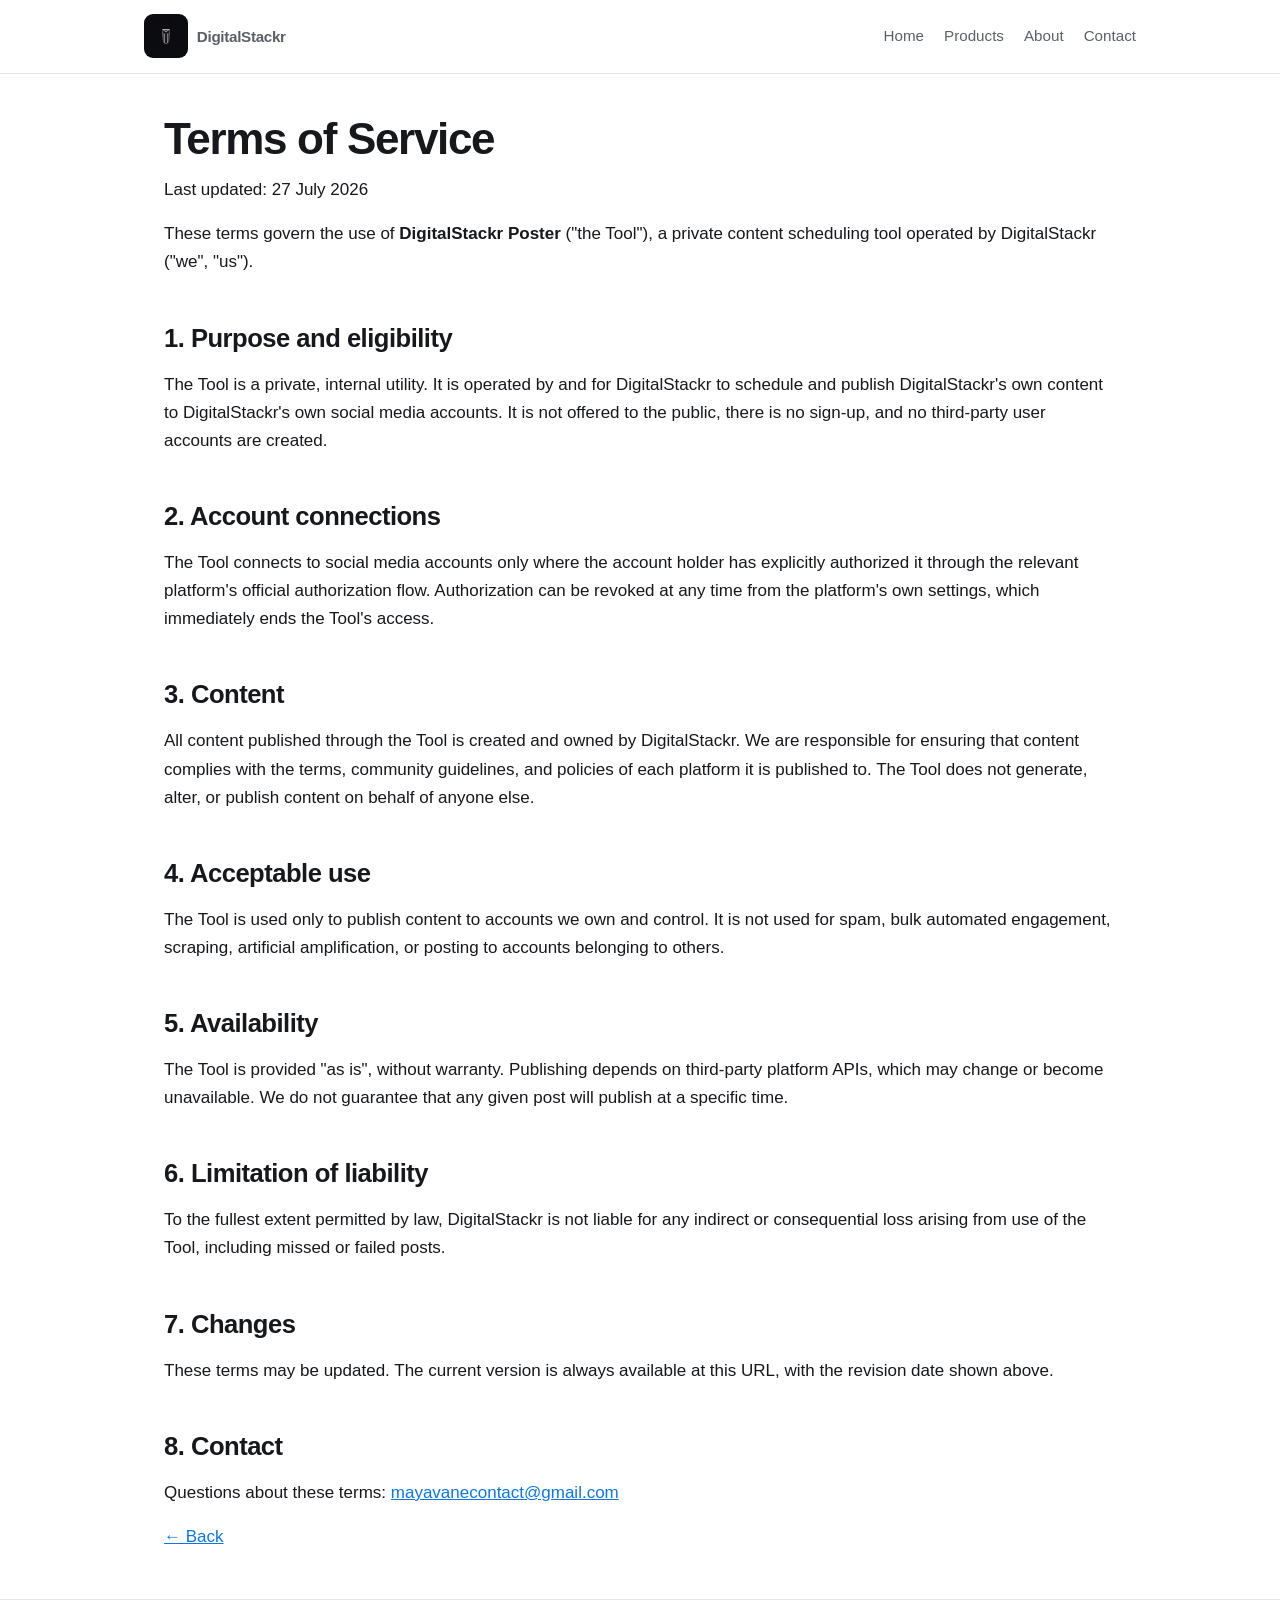
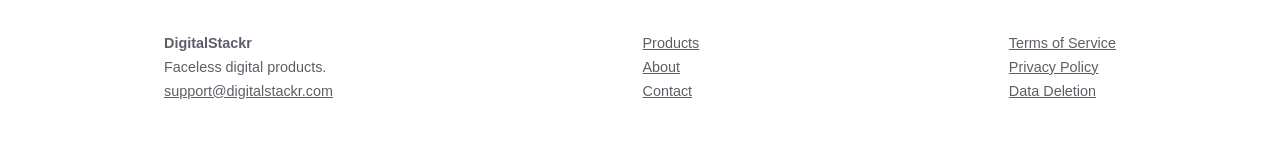
<file: terms.html>
<!doctype html>
<html lang="en">
<head>
<meta charset="utf-8">
<meta name="viewport" content="width=device-width,initial-scale=1">
<title>Terms of Service — DigitalStackr Poster</title>
<link rel="stylesheet" href="/style.css">
<link rel="icon" type="image/jpeg" href="/favicon.jpeg">
<link rel="apple-touch-icon" href="/favicon.jpeg">
<meta property="og:image" content="https://digitalstackr.com/favicon.jpeg">
</head>
<body>
<header>
  <div class="wrap nav">
    <a class="brand" href="/"><img src="/favicon.jpeg" alt="DigitalStackr logo" class="brand-mark" width="44" height="44"><span>DigitalStackr</span></a>
    <nav><ul>
      <li><a href="/">Home</a></li>
      <li><a href="/products.html">Products</a></li>
      <li><a href="/about.html">About</a></li>
      <li><a href="/contact.html">Contact</a></li>
    </ul></nav>
  </div>
</header>
<main class="wrap">
  <h1>Terms of Service</h1>
  <p class="updated">Last updated: 27 July 2026</p>

  <p>
    These terms govern the use of <strong>DigitalStackr Poster</strong> ("the Tool"),
    a private content scheduling tool operated by DigitalStackr ("we", "us").
  </p>

  <h2>1. Purpose and eligibility</h2>
  <p>
    The Tool is a private, internal utility. It is operated by and for DigitalStackr
    to schedule and publish DigitalStackr's own content to DigitalStackr's own social
    media accounts. It is not offered to the public, there is no sign-up, and no
    third-party user accounts are created.
  </p>

  <h2>2. Account connections</h2>
  <p>
    The Tool connects to social media accounts only where the account holder has
    explicitly authorized it through the relevant platform's official authorization
    flow. Authorization can be revoked at any time from the platform's own settings,
    which immediately ends the Tool's access.
  </p>

  <h2>3. Content</h2>
  <p>
    All content published through the Tool is created and owned by DigitalStackr.
    We are responsible for ensuring that content complies with the terms, community
    guidelines, and policies of each platform it is published to. The Tool does not
    generate, alter, or publish content on behalf of anyone else.
  </p>

  <h2>4. Acceptable use</h2>
  <p>
    The Tool is used only to publish content to accounts we own and control. It is not
    used for spam, bulk automated engagement, scraping, artificial amplification, or
    posting to accounts belonging to others.
  </p>

  <h2>5. Availability</h2>
  <p>
    The Tool is provided "as is", without warranty. Publishing depends on third-party
    platform APIs, which may change or become unavailable. We do not guarantee that any
    given post will publish at a specific time.
  </p>

  <h2>6. Limitation of liability</h2>
  <p>
    To the fullest extent permitted by law, DigitalStackr is not liable for any indirect
    or consequential loss arising from use of the Tool, including missed or failed posts.
  </p>

  <h2>7. Changes</h2>
  <p>
    These terms may be updated. The current version is always available at this URL, with
    the revision date shown above.
  </p>

  <h2>8. Contact</h2>
  <p>
    Questions about these terms: <a href="mailto:mayavanecontact@gmail.com">mayavanecontact@gmail.com</a>
  </p>

  <p><a href="./">&larr; Back</a></p>
</main>
<footer>
  <div class="wrap cols">
    <div>
      <strong>DigitalStackr</strong><br>
      Faceless digital products.<br>
      <a href="mailto:support@digitalstackr.com">support@digitalstackr.com</a>
    </div>
    <div>
      <a href="/products.html">Products</a><br>
      <a href="/about.html">About</a><br>
      <a href="/contact.html">Contact</a>
    </div>
    <div>
      <a href="/terms.html">Terms of Service</a><br>
      <a href="/privacy.html">Privacy Policy</a><br>
      <a href="/data-deletion.html">Data Deletion</a>
    </div>
  </div>
</footer>
</body>
</html>
</file>
<file: style.css>
/* DigitalStackr — shared styles */
:root {
  color-scheme: light dark;
  --bg: #ffffff;
  --fg: #16181c;
  --muted: #5b6068;
  --line: #e6e8ec;
  --accent: #0b76ef;
  --card: #f7f8fa;
  --max: 62rem;
}
@media (prefers-color-scheme: dark) {
  :root {
    --bg: #0d0f12;
    --fg: #e9ebef;
    --muted: #9aa1ab;
    --line: #23272e;
    --accent: #62a8ff;
    --card: #14171c;
  }
}

* { box-sizing: border-box; }
html { -webkit-text-size-adjust: 100%; }
body {
  margin: 0;
  background: var(--bg);
  color: var(--fg);
  font-family: -apple-system, BlinkMacSystemFont, "Segoe UI", Roboto, Helvetica, Arial, sans-serif;
  line-height: 1.65;
  font-size: 17px;
}
.wrap { max-width: var(--max); margin: 0 auto; padding: 0 1.25rem; }

/* header */
header {
  border-bottom: 1px solid var(--line);
  position: sticky; top: 0;
  background: color-mix(in srgb, var(--bg) 92%, transparent);
  backdrop-filter: saturate(180%) blur(8px);
  z-index: 10;
}
.nav { display: flex; align-items: center; justify-content: space-between;
       gap: 1rem; padding: .9rem 0; flex-wrap: wrap; }
/* Logo mark beside the wordmark. The mark is a white glyph on a black
   square, so it needs no extra treatment on the dark theme; on light it
   gets a subtle rounded crop so it does not read as a floating black box. */
.brand { display: inline-flex; align-items: center; gap: .55rem;
         font-weight: 700; letter-spacing: -.02em; font-size: 1.15rem;
         text-decoration: none; color: var(--fg); }
.nav ul { list-style: none; display: flex; gap: 1.25rem; margin: 0; padding: 0; flex-wrap: wrap; }
.nav a { text-decoration: none; color: var(--muted); font-size: .95rem; }
.nav a:hover, .nav a[aria-current="page"] { color: var(--fg); }

/* type */
h1 { font-size: clamp(1.9rem, 5vw, 2.75rem); line-height: 1.15;
     letter-spacing: -.03em; margin: 2.5rem 0 .75rem; }
h2 { font-size: clamp(1.25rem, 3vw, 1.6rem); letter-spacing: -.02em; margin: 2.5rem 0 .75rem; }
h3 { font-size: 1.05rem; margin: 0 0 .35rem; }
p  { margin: 0 0 1rem; }
.lead { font-size: 1.12rem; color: var(--muted); max-width: 44rem; }
.muted { color: var(--muted); }
a { color: var(--accent); }

/* layout bits */
section { padding: 1rem 0 2rem; }
.grid { display: grid; gap: 1rem; grid-template-columns: repeat(auto-fit, minmax(15rem, 1fr)); }
.card {
  background: var(--card); border: 1px solid var(--line);
  border-radius: 12px; padding: 1.15rem;
}
.card .price { font-weight: 700; font-size: 1.35rem; letter-spacing: -.02em; }
.card p { margin: .4rem 0 0; color: var(--muted); font-size: .95rem; }
.tag { display: inline-block; font-size: .72rem; text-transform: uppercase;
       letter-spacing: .08em; color: var(--muted); border: 1px solid var(--line);
       border-radius: 999px; padding: .15rem .55rem; margin-bottom: .5rem; }
.btn {
  display: inline-block; background: var(--fg); color: var(--bg);
  text-decoration: none; font-weight: 600; font-size: .95rem;
  padding: .6rem 1.1rem; border-radius: 9px; margin-top: .9rem;
}
.btn.secondary { background: transparent; color: var(--fg); border: 1px solid var(--line); }
ul.plain { padding-left: 1.1rem; }
ul.plain li { margin: .35rem 0; }
hr { border: 0; border-top: 1px solid var(--line); margin: 2.5rem 0; }

/* faq */
details { border-bottom: 1px solid var(--line); padding: .85rem 0; }
details summary { cursor: pointer; font-weight: 600; }
details p { margin-top: .6rem; color: var(--muted); }

footer {
  border-top: 1px solid var(--line); margin-top: 3rem;
  padding: 2rem 0 3rem; color: var(--muted); font-size: .9rem;
}
footer a { color: var(--muted); }
footer .cols { display: flex; gap: 2rem; flex-wrap: wrap; justify-content: space-between; }

.brand-mark {
  width: 44px; height: 44px; border-radius: 9px;
  object-fit: cover; display: block; flex: none;
}
</file>
